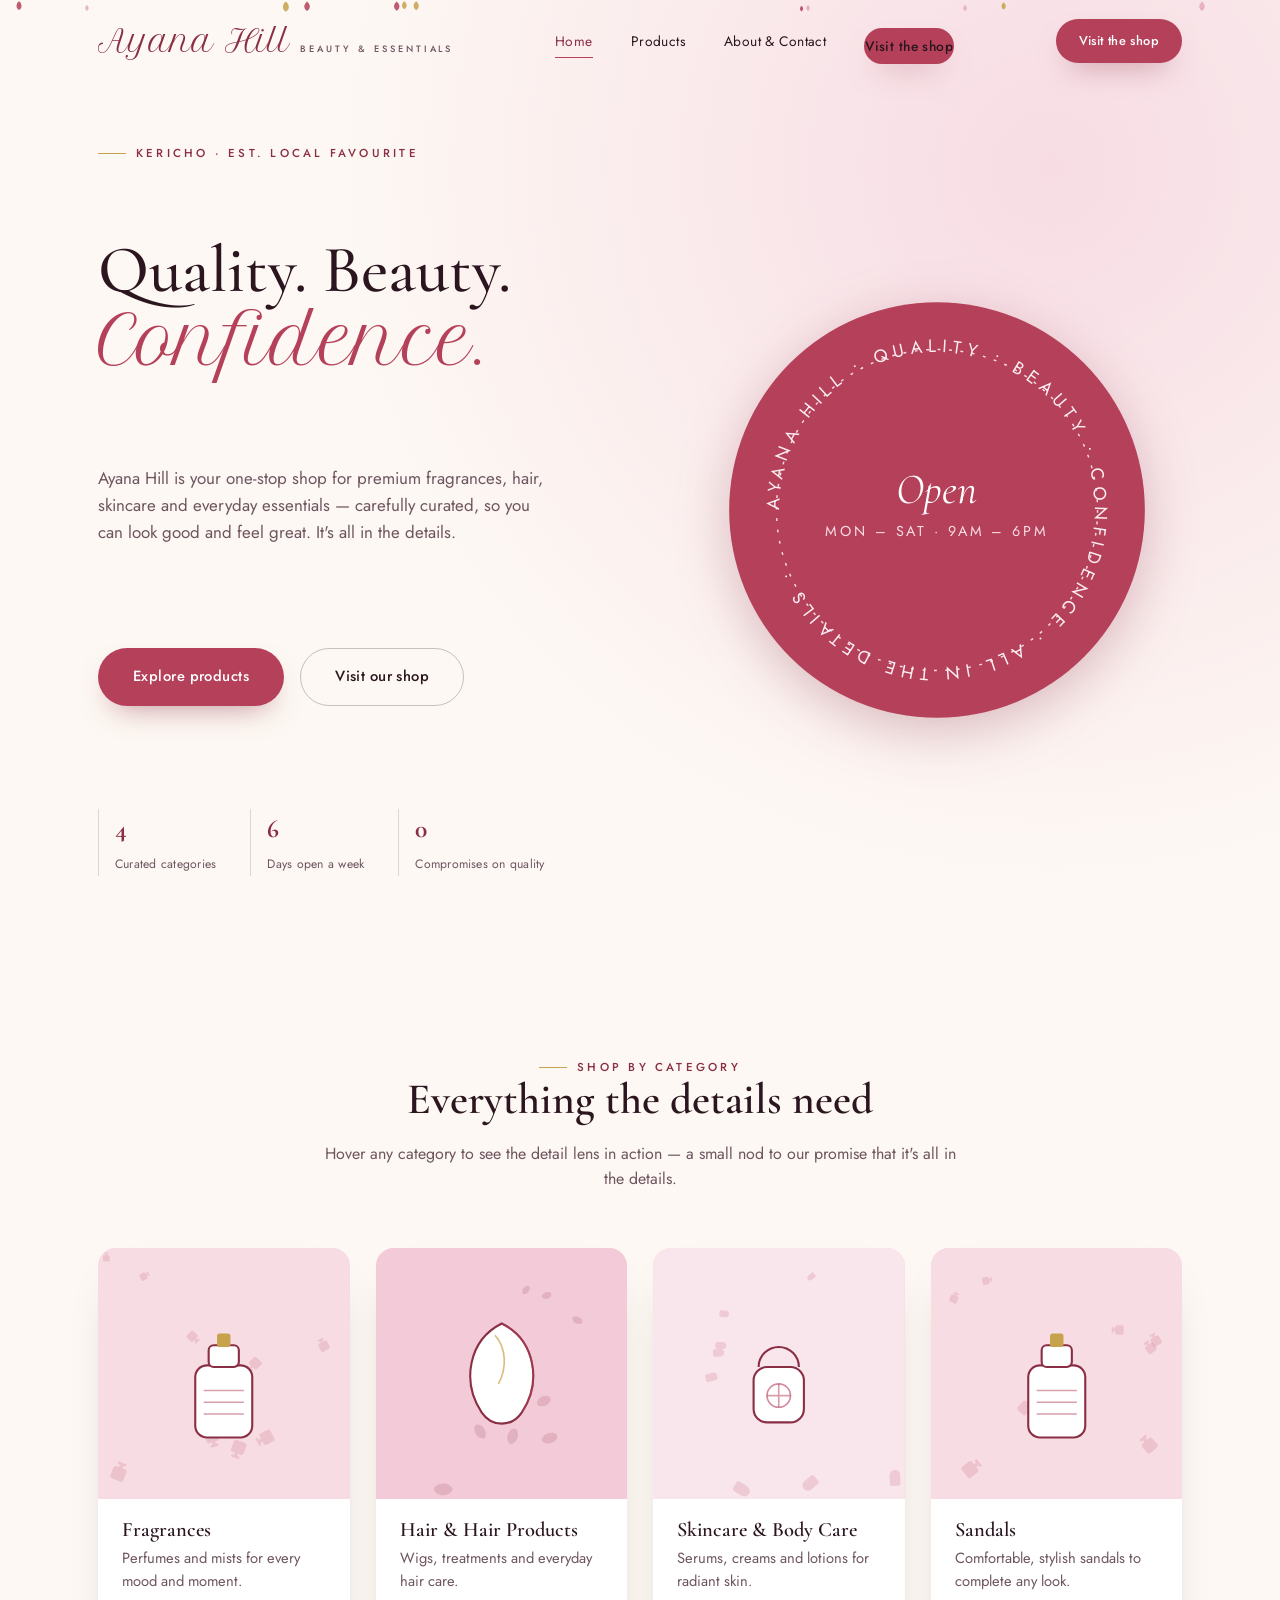
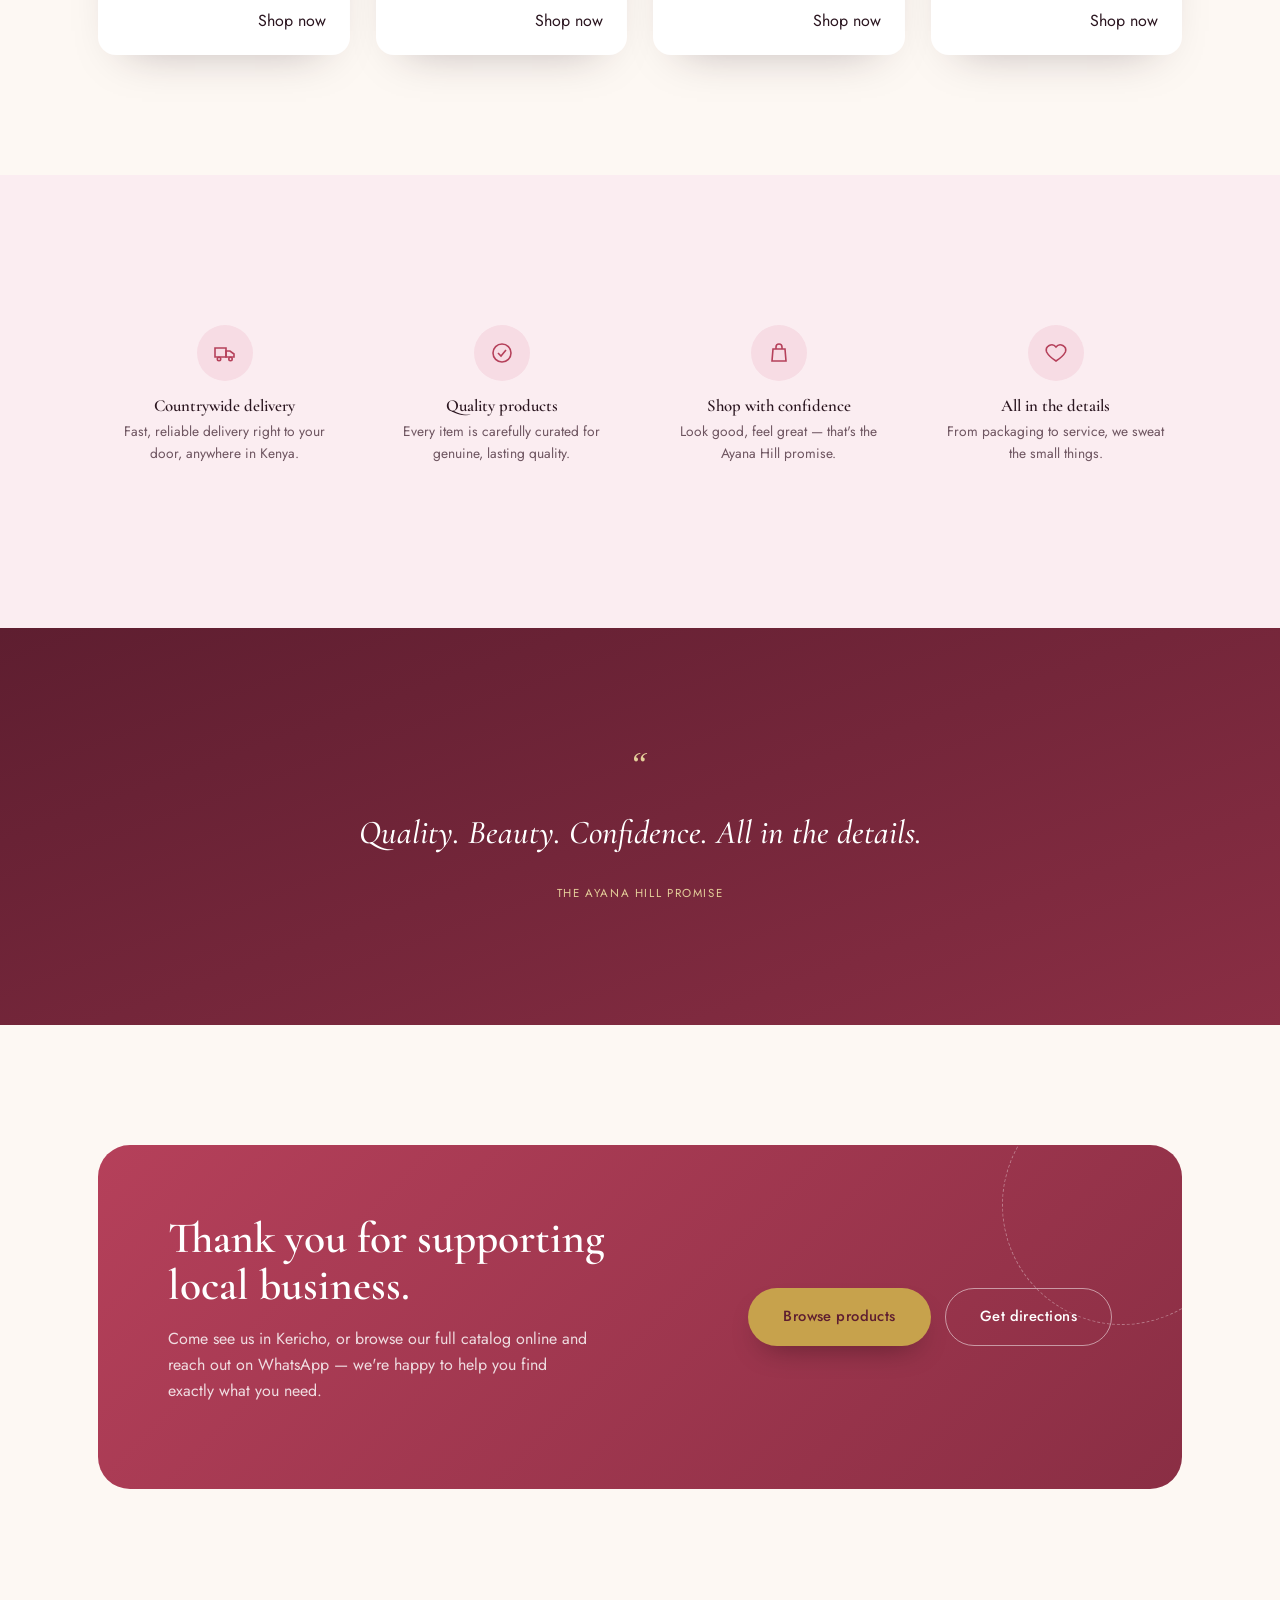
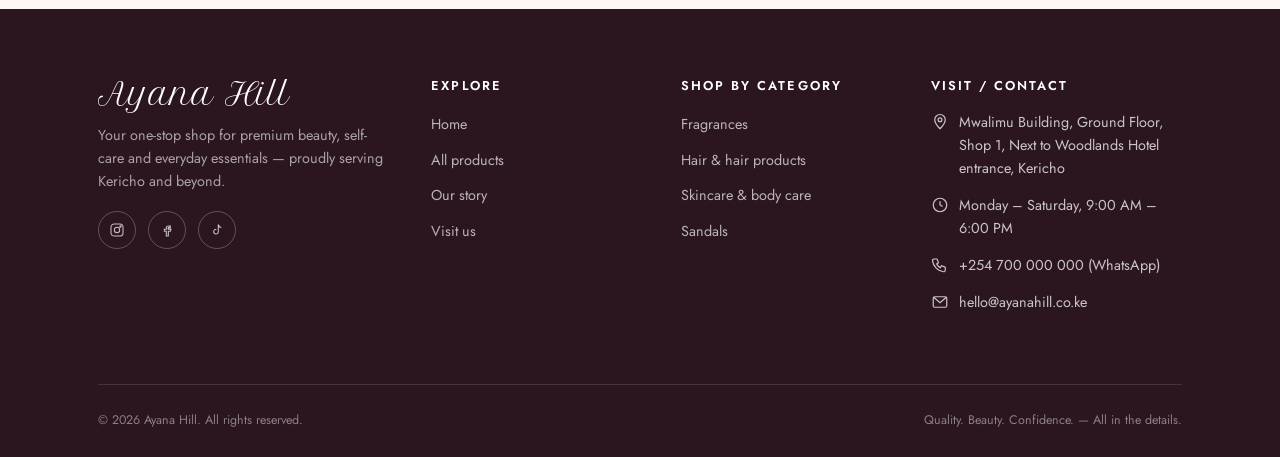
<file: index.html>
<!DOCTYPE html>
<html lang="en">
<head>
<meta charset="UTF-8">
<meta name="viewport" content="width=device-width, initial-scale=1.0">
<title>Ayana Hill — Premium Beauty &amp; Everyday Essentials, Kericho</title>
<meta name="description" content="Ayana Hill is Kericho's one-stop shop for premium fragrances, hair products, skincare, body care and sandals. Quality. Beauty. Confidence.">
<link rel="preconnect" href="https://fonts.googleapis.com">
<link rel="preconnect" href="https://fonts.gstatic.com" crossorigin>
<link href="https://fonts.googleapis.com/css2?family=Cormorant+Garamond:ital,wght@0,500;0,600;1,500&family=Petit+Formal+Script&family=Jost:wght@300;400;500;600&display=swap" rel="stylesheet">
<link rel="stylesheet" href="css/style.css">
</head>
<body data-page="home">

<header class="site-header" id="site-header"></header>

<main>
  <!-- ============ HERO ============ -->
  <section class="hero">
    <div class="hero-blossom" id="petalField" aria-hidden="true"></div>
    <div class="container">
      <div class="hero-visual" aria-hidden="true">
        <svg class="hero-badge" viewBox="0 0 300 300">
          <defs>
            <path id="badgeCircle" d="M 150,150 m -110,0 a 110,110 0 1,1 220,0 a 110,110 0 1,1 -220,0" />
          </defs>
          <circle cx="150" cy="150" r="145" fill="#B5405A"/>
          <circle cx="150" cy="150" r="112" fill="none" stroke="#F7DCE4" stroke-width="1" stroke-dasharray="2 6"/>
          <text font-family="Jost, sans-serif" font-size="12.5" letter-spacing="4" fill="#FBEDF1">
            <textPath href="#badgeCircle" startOffset="0%">
              AYANA HILL &#8226; QUALITY &#8226; BEAUTY &#8226; CONFIDENCE &#8226; ALL IN THE DETAILS &#8226;
            </textPath>
          </text>
          <text x="150" y="145" text-anchor="middle" font-family="Cormorant Garamond, serif" font-style="italic" font-size="30" fill="#fff">Open</text>
          <text x="150" y="168" text-anchor="middle" font-family="Jost, sans-serif" font-size="10" letter-spacing="2" fill="#F7DCE4">MON – SAT · 9AM – 6PM</text>
        </svg>
      </div>
      <div class="hero-copy">
        <span class="eyebrow">Kericho · Est. local favourite</span>
        <h1>Quality. Beauty.<br><span class="script">Confidence.</span></h1>
        <p class="lede">Ayana Hill is your one-stop shop for premium fragrances, hair, skincare and everyday essentials — carefully curated, so you can look good and feel great. It's all in the details.</p>
        <div class="hero-actions">
          <a href="/products" class="btn">Explore products</a>
          <a href="/about#visit" class="btn ghost">Visit our shop</a>
        </div>
        <div class="hero-stats">
          <div><strong>4</strong><span>Curated categories</span></div>
          <div><strong>6</strong><span>Days open a week</span></div>
          <div><strong>0</strong><span>Compromises on quality</span></div>
        </div>
      </div>
    </div>
  </section>

  <!-- ============ CATEGORIES ============ -->
  <section class="section" id="categories">
    <div class="container">
      <div class="section-head center reveal">
        <span class="eyebrow" style="justify-content:center;">Shop by category</span>
        <h2>Everything the details need</h2>
        <p>Hover any category to see the detail lens in action — a small nod to our promise that it's all in the details.</p>
      </div>
      <div class="grid-4">
        <a href="/products#fragrances" class="detail-card reveal" style="text-decoration:none;">
          <div class="magnify cat-art" data-category="fragrances"></div>
          <div class="card-body"><h3>Fragrances</h3><p>Perfumes and mists for every mood and moment.</p></div>
          <div class="card-cta"><span></span><span>Shop now</span></div>
        </a>
        <a href="/products#hair" class="detail-card reveal" style="text-decoration:none;">
          <div class="magnify cat-art" data-category="hair"></div>
          <div class="card-body"><h3>Hair &amp; Hair Products</h3><p>Wigs, treatments and everyday hair care.</p></div>
          <div class="card-cta"><span></span><span>Shop now</span></div>
        </a>
        <a href="/products#skincare" class="detail-card reveal" style="text-decoration:none;">
          <div class="magnify cat-art" data-category="skincare"></div>
          <div class="card-body"><h3>Skincare &amp; Body Care</h3><p>Serums, creams and lotions for radiant skin.</p></div>
          <div class="card-cta"><span></span><span>Shop now</span></div>
        </a>
        <a href="/products#sandals" class="detail-card reveal" style="text-decoration:none;">
          <div class="magnify cat-art" data-category="sandals"></div>
          <div class="card-body"><h3>Sandals</h3><p>Comfortable, stylish sandals to complete any look.</p></div>
          <div class="card-cta"><span></span><span>Shop now</span></div>
        </a>
      </div>
    </div>
  </section>

  <!-- ============ FEATURES ============ -->
  <section class="section tinted">
    <div class="container">
      <div class="feature-strip">
        <div class="feature reveal">
          <div class="icon" style="color:var(--rose);">
            <svg width="24" height="24" viewBox="0 0 24 24" fill="none" stroke="currentColor" stroke-width="1.6"><path d="M2 7h11v9H2z"/><path d="M13 10h4l4 3v3h-8z"/><circle cx="6" cy="18" r="1.7"/><circle cx="17.5" cy="18" r="1.7"/></svg>
          </div>
          <h4>Countrywide delivery</h4>
          <p>Fast, reliable delivery right to your door, anywhere in Kenya.</p>
        </div>
        <div class="feature reveal">
          <div class="icon" style="color:var(--rose);">
            <svg width="24" height="24" viewBox="0 0 24 24" fill="none" stroke="currentColor" stroke-width="1.6"><circle cx="12" cy="12" r="9"/><path d="m8 12 3 3 5-6"/></svg>
          </div>
          <h4>Quality products</h4>
          <p>Every item is carefully curated for genuine, lasting quality.</p>
        </div>
        <div class="feature reveal">
          <div class="icon" style="color:var(--rose);">
            <svg width="24" height="24" viewBox="0 0 24 24" fill="none" stroke="currentColor" stroke-width="1.6"><path d="M6 8h12l1 12H5z"/><path d="M9 8V6a3 3 0 0 1 6 0v2"/></svg>
          </div>
          <h4>Shop with confidence</h4>
          <p>Look good, feel great — that's the Ayana Hill promise.</p>
        </div>
        <div class="feature reveal">
          <div class="icon" style="color:var(--rose);">
            <svg width="24" height="24" viewBox="0 0 24 24" fill="none" stroke="currentColor" stroke-width="1.6"><path d="M12 20s-7-4.4-9.4-9A5.4 5.4 0 0 1 12 6a5.4 5.4 0 0 1 9.4 5c-2.4 4.6-9.4 9-9.4 9Z"/></svg>
          </div>
          <h4>All in the details</h4>
          <p>From packaging to service, we sweat the small things.</p>
        </div>
      </div>
    </div>
  </section>

  <!-- ============ QUOTE ============ -->
  <section class="section deep">
    <div class="container">
      <div class="quote-block reveal">
        <span class="mark">&ldquo;</span>
        <blockquote>Quality. Beauty. Confidence. All in the details.</blockquote>
        <cite>The Ayana Hill promise</cite>
      </div>
    </div>
  </section>

  <!-- ============ CTA ============ -->
  <section class="section">
    <div class="container">
      <div class="cta-banner reveal">
        <div>
          <h2>Thank you for supporting local business.</h2>
          <p>Come see us in Kericho, or browse our full catalog online and reach out on WhatsApp — we're happy to help you find exactly what you need.</p>
        </div>
        <div style="display:flex;gap:14px;flex-wrap:wrap;position:relative;z-index:1;">
          <a href="/products" class="btn on-dark">Browse products</a>
          <a href="/about#visit" class="btn ghost" style="border-color:rgba(255,255,255,.5);color:#fff;">Get directions</a>
        </div>
      </div>
    </div>
  </section>
</main>

<footer class="site-footer" id="site-footer"></footer>
<button class="back-to-top" id="backToTop" aria-label="Back to top">↑</button>

<script src="js/shared.js"></script>
<script src="js/products-data.js"></script>
<script src="js/placeholder-art.js"></script>
<script>
  document.addEventListener('DOMContentLoaded', () => {
    document.querySelectorAll('.cat-art').forEach((el, i) => {
      el.innerHTML = placeholderArt(el.dataset.category, i);
    });
  });
</script>
<script src="js/main.js"></script>
</body>
</html>
</file>
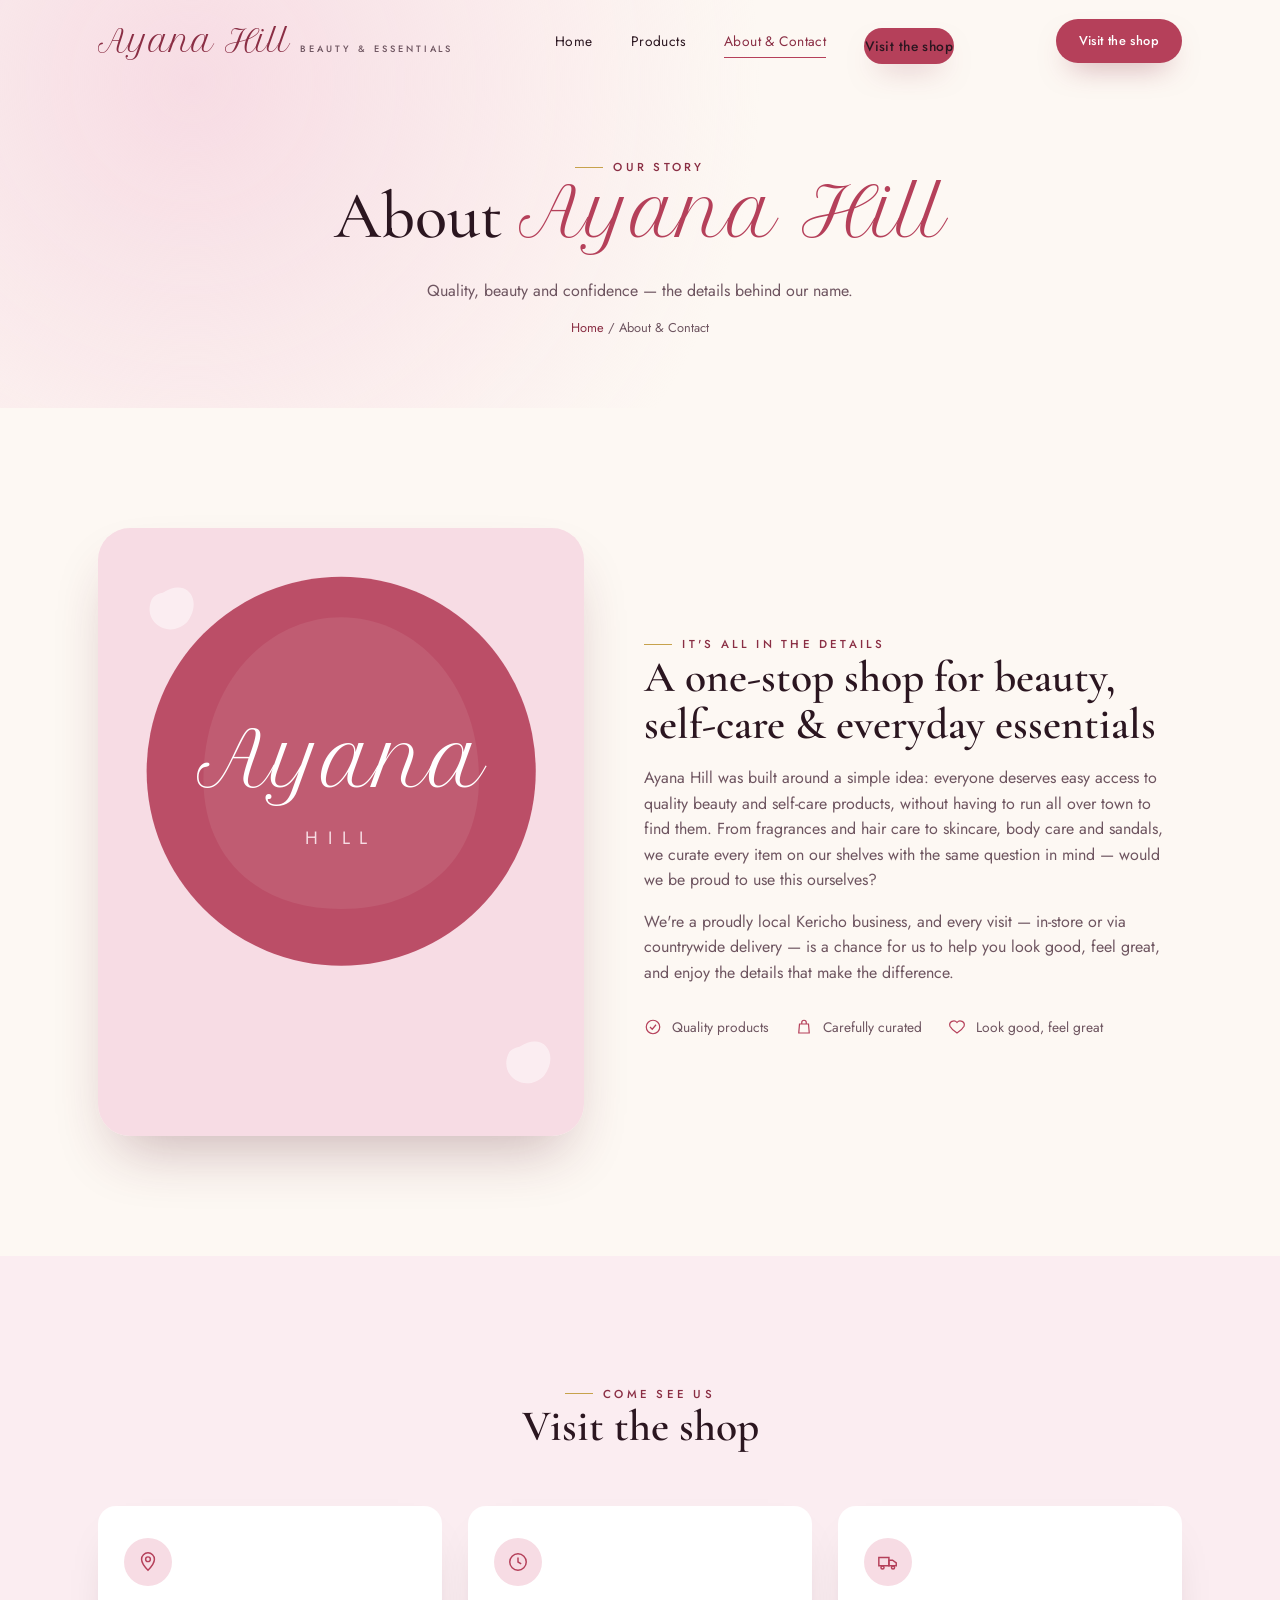
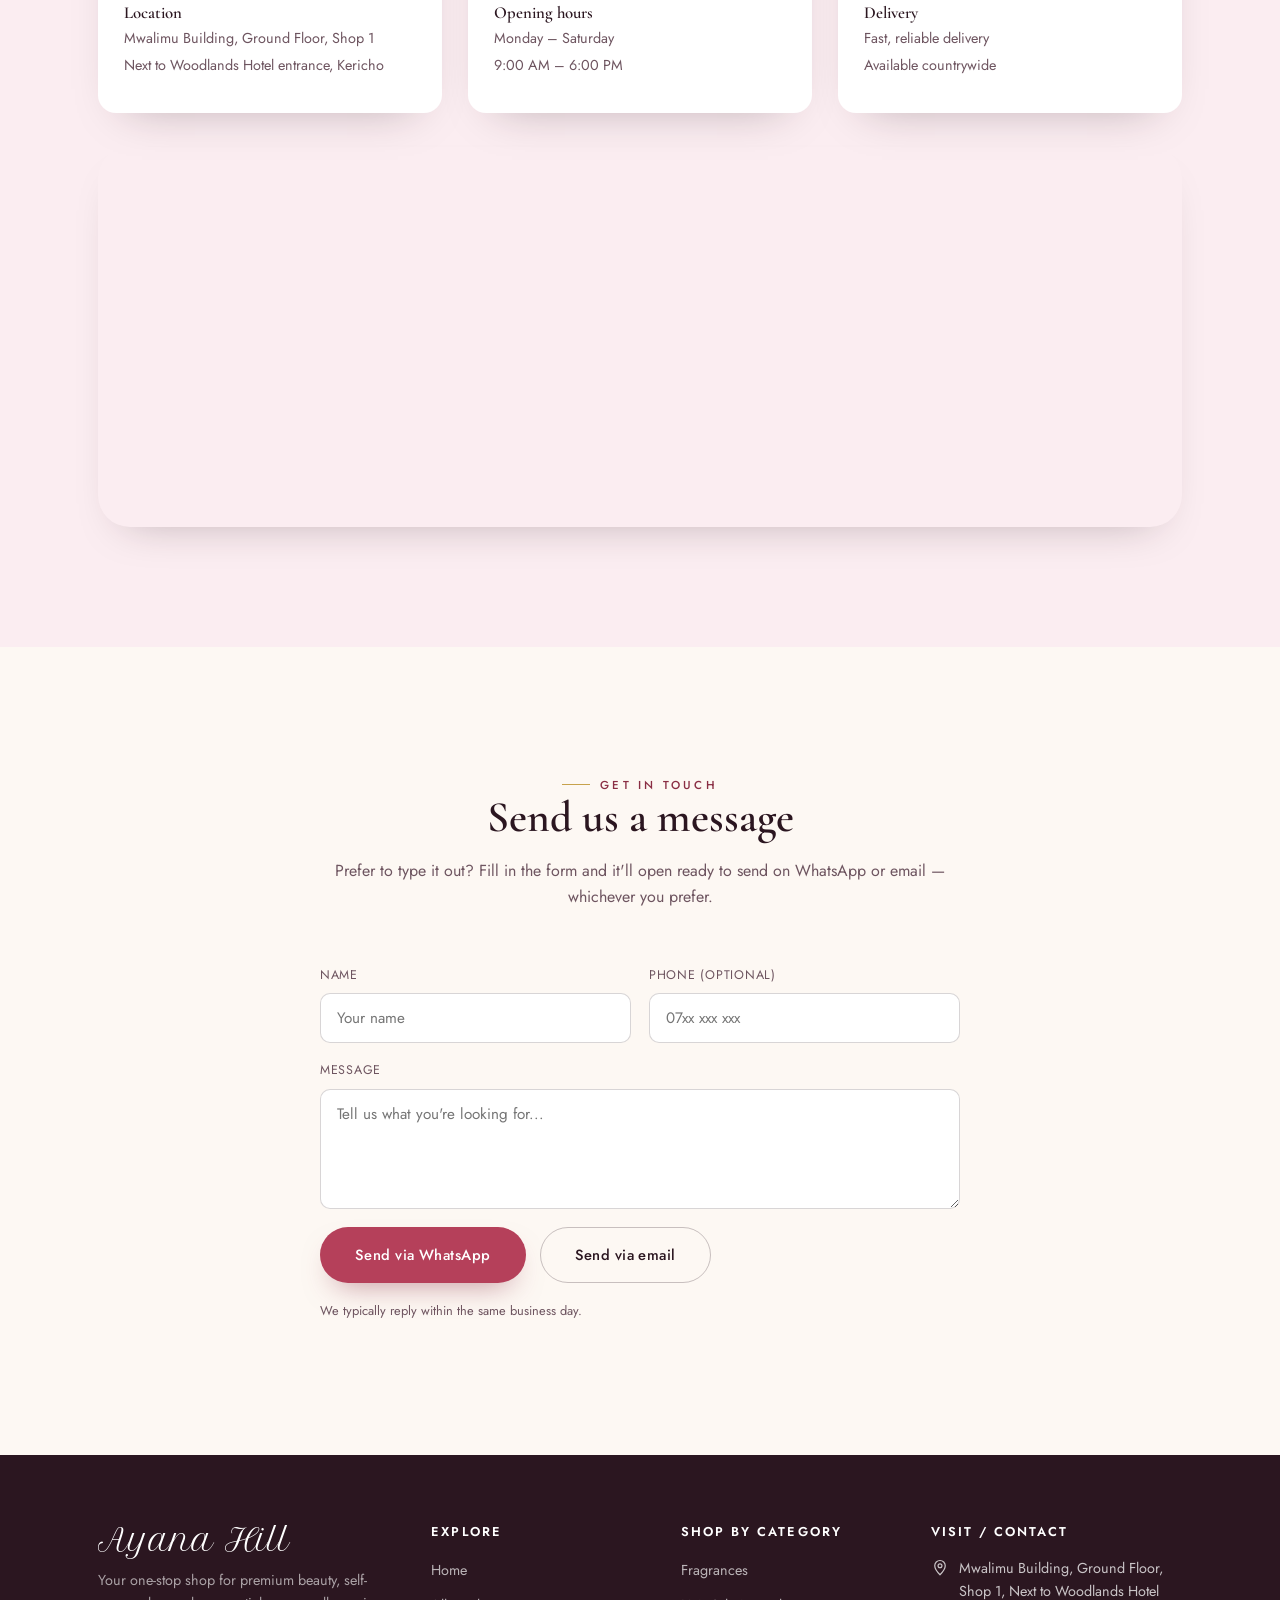
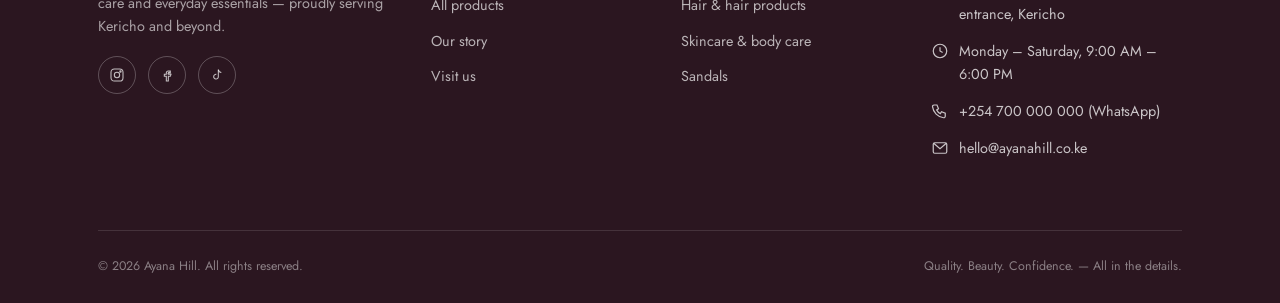
<file: about.html>
<!DOCTYPE html>
<html lang="en">
<head>
<meta charset="UTF-8">
<meta name="viewport" content="width=device-width, initial-scale=1.0">
<title>About &amp; Contact — Ayana Hill</title>
<meta name="description" content="Learn about Ayana Hill and find our shop location, opening hours and contact details in Kericho.">
<link rel="preconnect" href="https://fonts.googleapis.com">
<link rel="preconnect" href="https://fonts.gstatic.com" crossorigin>
<link href="https://fonts.googleapis.com/css2?family=Cormorant+Garamond:ital,wght@0,500;0,600;1,500&family=Petit+Formal+Script&family=Jost:wght@300;400;500;600&display=swap" rel="stylesheet">
<link rel="stylesheet" href="css/style.css">
</head>
<body data-page="about">

<header class="site-header" id="site-header"></header>

<main>
  <section class="page-hero">
    <div class="container">
      <span class="eyebrow">Our story</span>
      <h1>About <span class="script">Ayana Hill</span></h1>
      <p style="max-width:520px;margin:0 auto;">Quality, beauty and confidence — the details behind our name.</p>
      <div class="breadcrumb"><a href="/">Home</a> / About &amp; Contact</div>
    </div>
  </section>

  <!-- ============ STORY ============ -->
  <section class="section">
    <div class="container">
      <div class="story-grid">
        <div class="portrait-frame reveal">
          <svg viewBox="0 0 300 375" width="100%" height="100%" preserveAspectRatio="xMidYMid slice" style="display:block;">
            <rect width="300" height="375" fill="#F7DCE4"/>
            <circle cx="150" cy="150" r="120" fill="#B5405A" opacity=".9"/>
            <path d="M150 235 C 100 235 65 205 65 155 C 65 95 105 55 150 55 C 195 55 235 95 235 155 C 235 205 200 235 150 235 Z" fill="#FDF8F3" opacity=".08"/>
            <text x="150" y="160" text-anchor="middle" font-family="Petit Formal Script, cursive" font-size="46" fill="#fff">Ayana</text>
            <text x="150" y="195" text-anchor="middle" font-family="Jost, sans-serif" font-size="11" letter-spacing="6" fill="#F7DCE4">HILL</text>
            <g opacity=".5" fill="#fff">
              <path d="M40 40 C 55 30 65 45 55 58 C 45 68 30 60 32 48 C 33 42 36 41 40 40Z"/>
              <path d="M260 320 C 275 310 285 325 275 338 C 265 348 250 340 252 328 C 253 322 256 321 260 320Z"/>
            </g>
          </svg>
        </div>
        <div class="reveal">
          <span class="eyebrow">It's all in the details</span>
          <h2>A one-stop shop for beauty, self-care &amp; everyday essentials</h2>
          <p>Ayana Hill was built around a simple idea: everyone deserves easy access to quality beauty and self-care products, without having to run all over town to find them. From fragrances and hair care to skincare, body care and sandals, we curate every item on our shelves with the same question in mind — would we be proud to use this ourselves?</p>
          <p>We're a proudly local Kericho business, and every visit — in-store or via countrywide delivery — is a chance for us to help you look good, feel great, and enjoy the details that make the difference.</p>
          <div class="value-row">
            <div class="value-pill">
              <svg width="18" height="18" viewBox="0 0 24 24" fill="none" stroke="currentColor" stroke-width="1.6"><circle cx="12" cy="12" r="9"/><path d="m8 12 3 3 5-6"/></svg>
              Quality products
            </div>
            <div class="value-pill">
              <svg width="18" height="18" viewBox="0 0 24 24" fill="none" stroke="currentColor" stroke-width="1.6"><path d="M6 8h12l1 12H5z"/><path d="M9 8V6a3 3 0 0 1 6 0v2"/></svg>
              Carefully curated
            </div>
            <div class="value-pill">
              <svg width="18" height="18" viewBox="0 0 24 24" fill="none" stroke="currentColor" stroke-width="1.6"><path d="M12 20s-7-4.4-9.4-9A5.4 5.4 0 0 1 12 6a5.4 5.4 0 0 1 9.4 5c-2.4 4.6-9.4 9-9.4 9Z"/></svg>
              Look good, feel great
            </div>
          </div>
        </div>
      </div>
    </div>
  </section>

  <!-- ============ VISIT / CONTACT INFO ============ -->
  <section class="section tinted" id="visit">
    <div class="container">
      <div class="section-head center reveal">
        <span class="eyebrow" style="justify-content:center;">Come see us</span>
        <h2>Visit the shop</h2>
      </div>
      <div class="info-grid">
        <div class="info-card reveal">
          <div class="icon"><svg width="22" height="22" viewBox="0 0 24 24" fill="none" stroke="var(--rose)" stroke-width="1.6"><path d="M12 21s7-7.1 7-12a7 7 0 1 0-14 0c0 4.9 7 12 7 12Z"/><circle cx="12" cy="9" r="2.6"/></svg></div>
          <h4>Location</h4>
          <p>Mwalimu Building, Ground Floor, Shop 1</p>
          <p>Next to Woodlands Hotel entrance, Kericho</p>
        </div>
        <div class="info-card reveal">
          <div class="icon"><svg width="22" height="22" viewBox="0 0 24 24" fill="none" stroke="var(--rose)" stroke-width="1.6"><circle cx="12" cy="12" r="9"/><path d="M12 7v5l3.5 2"/></svg></div>
          <h4>Opening hours</h4>
          <p>Monday – Saturday</p>
          <p>9:00 AM – 6:00 PM</p>
        </div>
        <div class="info-card reveal">
          <div class="icon"><svg width="22" height="22" viewBox="0 0 24 24" fill="none" stroke="var(--rose)" stroke-width="1.6"><path d="M2 7h11v9H2z"/><path d="M13 10h4l4 3v3h-8z"/><circle cx="6" cy="18" r="1.7"/><circle cx="17.5" cy="18" r="1.7"/></svg></div>
          <h4>Delivery</h4>
          <p>Fast, reliable delivery</p>
          <p>Available countrywide</p>
        </div>
      </div>

      <div style="height:34px;"></div>

      <div class="map-wrap reveal">
        <iframe
          src="https://www.google.com/maps?q=Woodlands%20Hotel%2C%20Kericho%2C%20Kenya&output=embed"
          loading="lazy"
          referrerpolicy="no-referrer-when-downgrade"
          title="Map showing Ayana Hill's location next to Woodlands Hotel, Kericho">
        </iframe>
      </div>
    </div>
  </section>

  <!-- ============ CONTACT FORM ============ -->
  <section class="section">
    <div class="container">
      <div class="section-head center reveal">
        <span class="eyebrow" style="justify-content:center;">Get in touch</span>
        <h2>Send us a message</h2>
        <p style="margin:0 auto;">Prefer to type it out? Fill in the form and it'll open ready to send on WhatsApp or email — whichever you prefer.</p>
      </div>

      <form class="contact-form reveal" id="contactForm" style="max-width:640px;margin:0 auto;">
        <div class="form-row">
          <div class="field">
            <label for="cName">Name</label>
            <input type="text" id="cName" name="name" placeholder="Your name" required>
          </div>
          <div class="field">
            <label for="cPhone">Phone (optional)</label>
            <input type="tel" id="cPhone" name="phone" placeholder="07xx xxx xxx">
          </div>
        </div>
        <div class="field">
          <label for="cMessage">Message</label>
          <textarea id="cMessage" name="message" placeholder="Tell us what you're looking for..." required></textarea>
        </div>
        <div style="display:flex;gap:14px;flex-wrap:wrap;align-items:center;">
          <button type="button" id="sendWhatsapp" class="btn">Send via WhatsApp</button>
          <button type="button" id="sendEmail" class="btn ghost">Send via email</button>
        </div>
        <p class="form-note">We typically reply within the same business day.</p>
      </form>
    </div>
  </section>
</main>

<footer class="site-footer" id="site-footer"></footer>
<button class="back-to-top" id="backToTop" aria-label="Back to top">↑</button>

<script src="js/shared.js"></script>
<script src="js/products-data.js"></script>
<script src="js/placeholder-art.js"></script>
<script src="js/main.js"></script>
<script>
  document.addEventListener('DOMContentLoaded', () => {
    const name = document.getElementById('cName');
    const phone = document.getElementById('cPhone');
    const message = document.getElementById('cMessage');

    const buildMessage = () => {
      const bits = [`Name: ${name.value || '—'}`];
      if(phone.value) bits.push(`Phone: ${phone.value}`);
      bits.push(`Message: ${message.value || '—'}`);
      return bits.join('\n');
    };

    document.getElementById('sendWhatsapp').addEventListener('click', () => {
      if(!name.value || !message.value){ message.focus(); return; }
      window.open(`https://wa.me/${CONTACT.whatsapp}?text=${encodeURIComponent(buildMessage())}`, '_blank');
    });
    document.getElementById('sendEmail').addEventListener('click', () => {
      if(!name.value || !message.value){ message.focus(); return; }
      window.location.href = `mailto:${CONTACT.email}?subject=${encodeURIComponent('Website enquiry from '+name.value)}&body=${encodeURIComponent(buildMessage())}`;
    });
  });
</script>
</body>
</html>
</file>
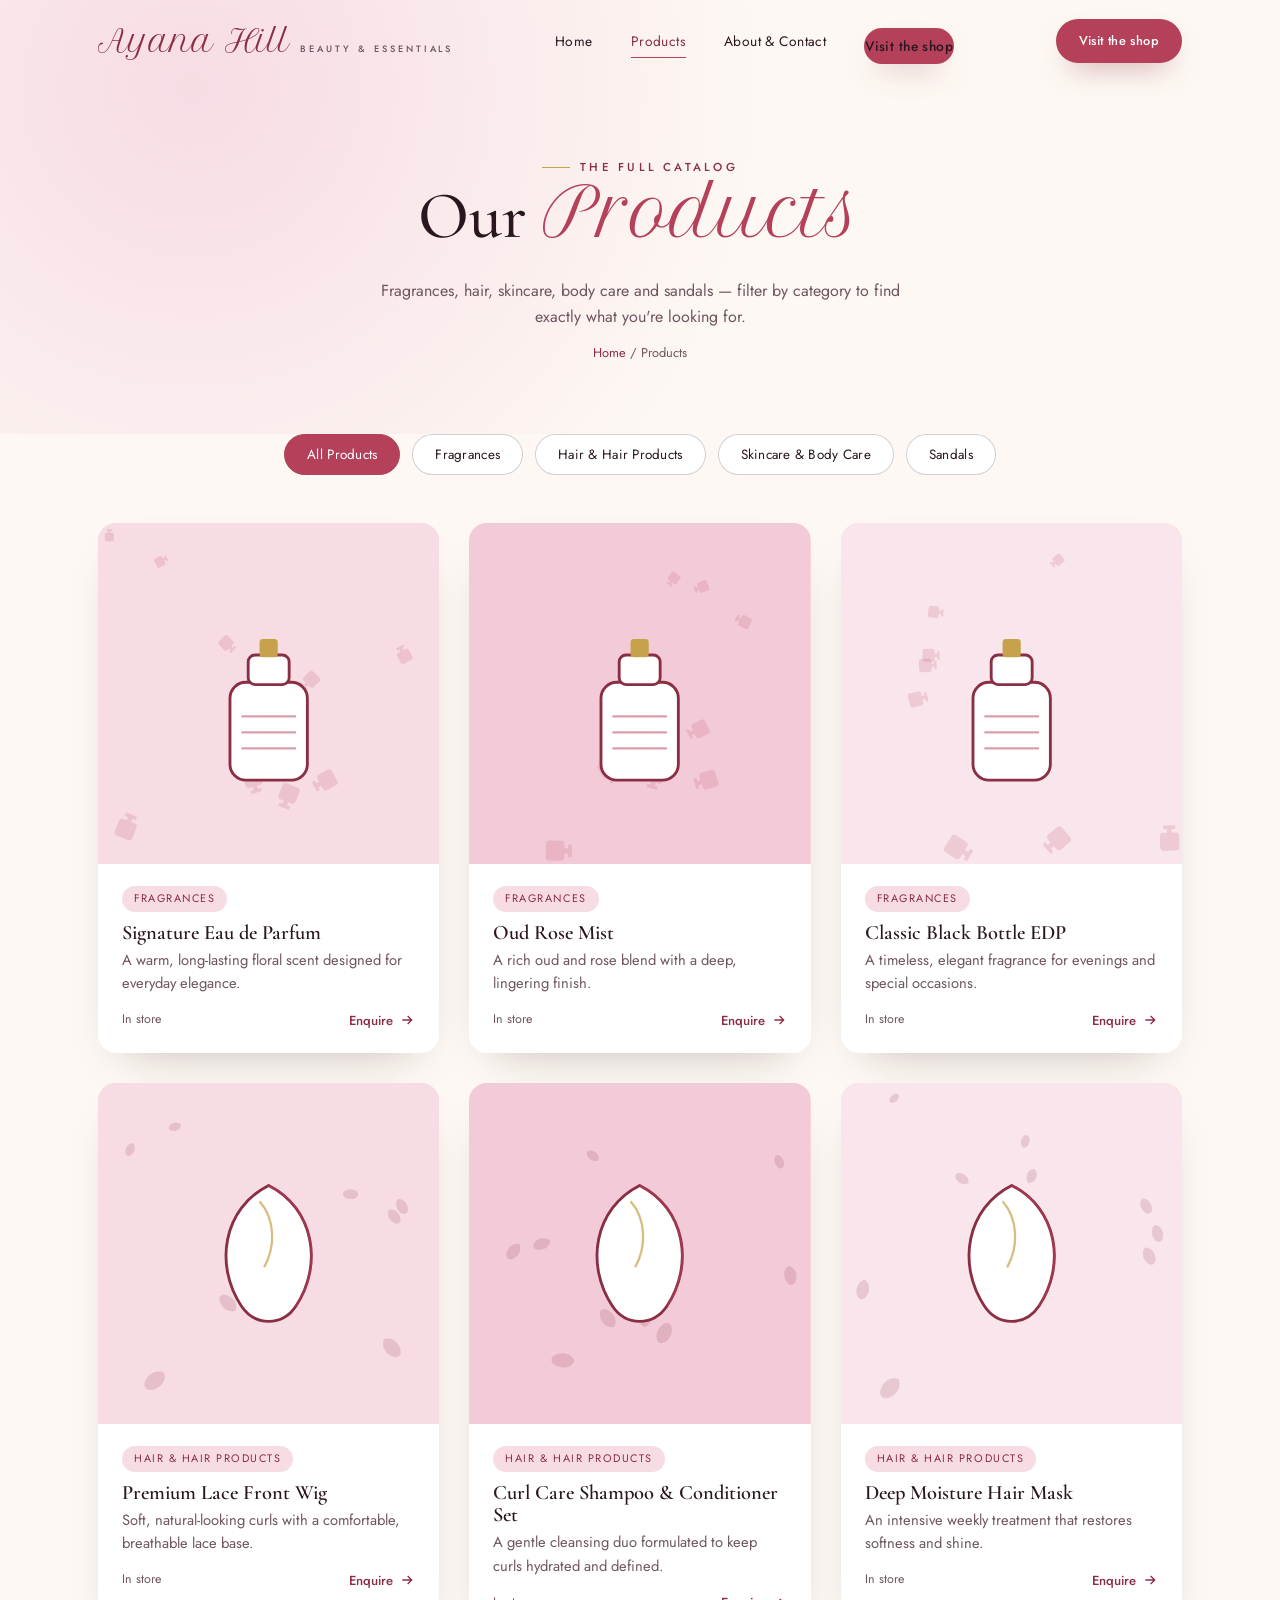
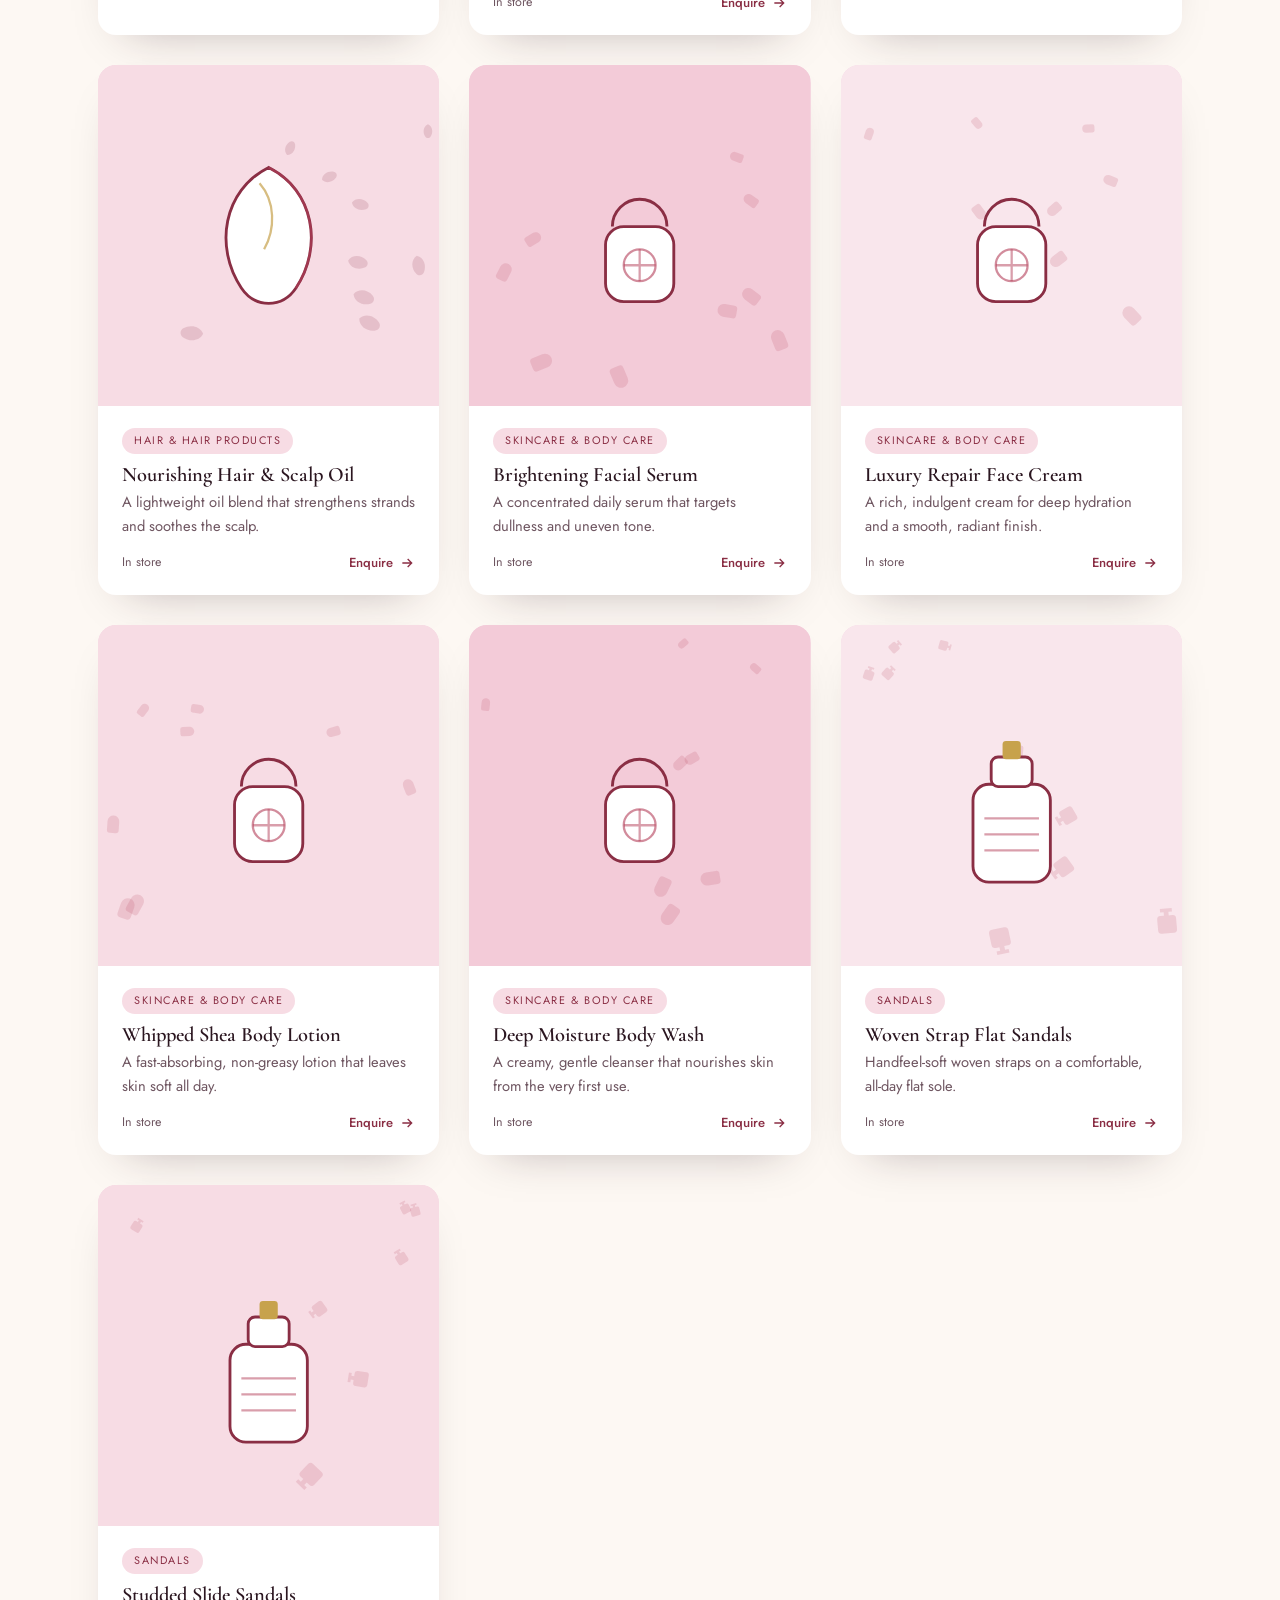
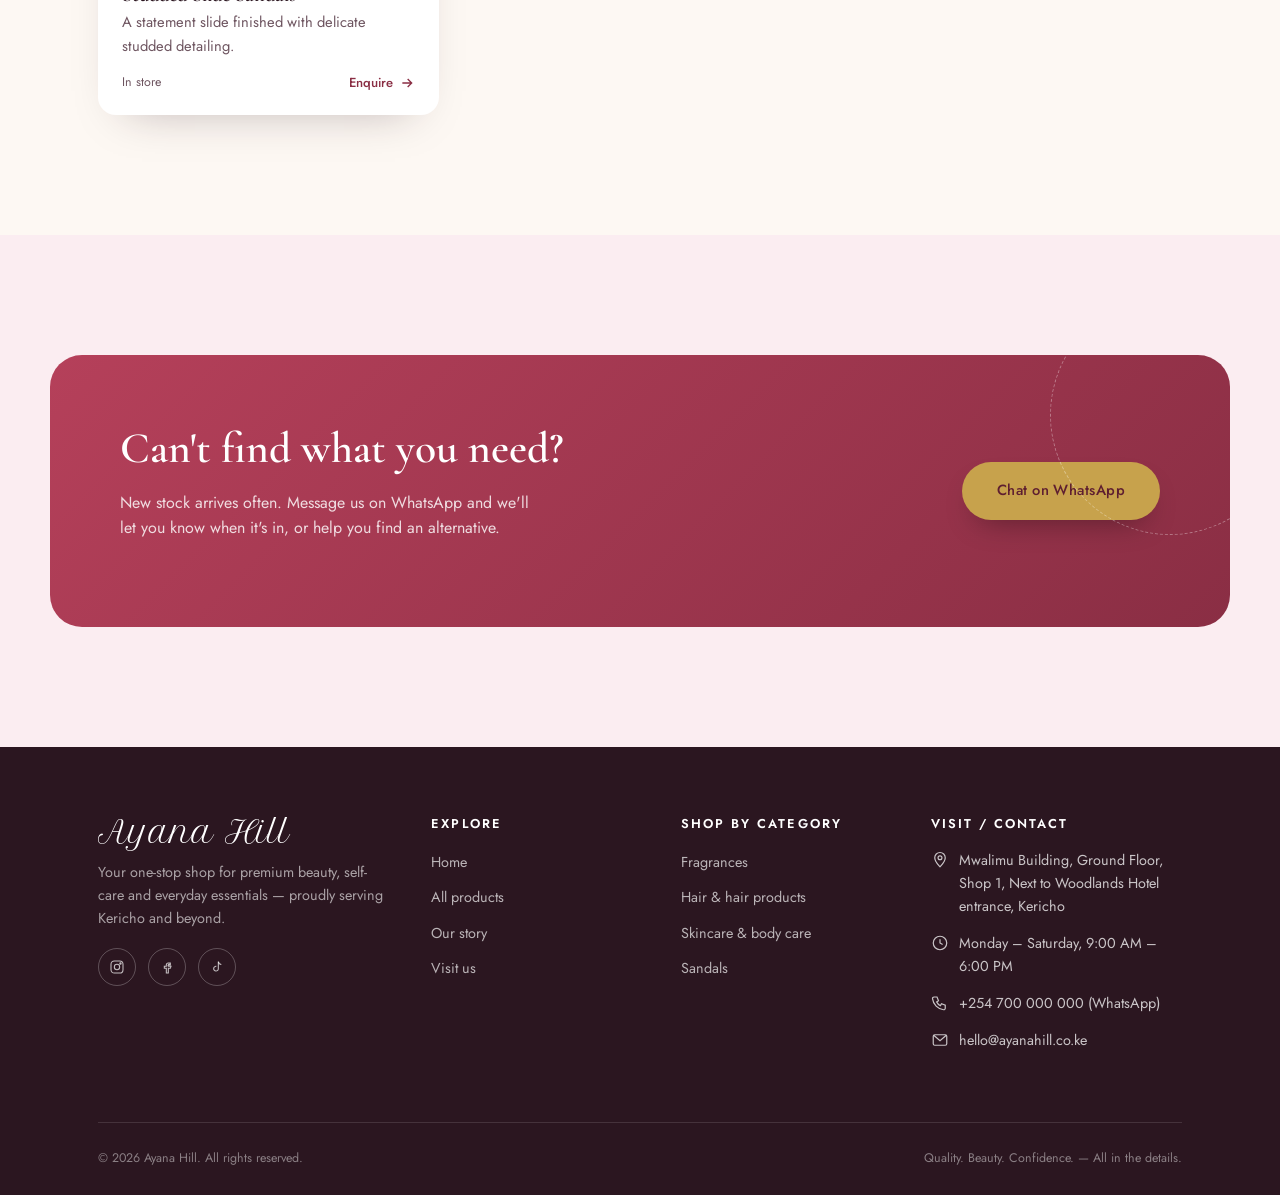
<file: products.html>
<!DOCTYPE html>
<html lang="en">
<head>
<meta charset="UTF-8">
<meta name="viewport" content="width=device-width, initial-scale=1.0">
<title>Products — Ayana Hill</title>
<meta name="description" content="Browse Ayana Hill's curated catalog of fragrances, hair products, skincare, body care and sandals.">
<link rel="preconnect" href="https://fonts.googleapis.com">
<link rel="preconnect" href="https://fonts.gstatic.com" crossorigin>
<link href="https://fonts.googleapis.com/css2?family=Cormorant+Garamond:ital,wght@0,500;0,600;1,500&family=Petit+Formal+Script&family=Jost:wght@300;400;500;600&display=swap" rel="stylesheet">
<link rel="stylesheet" href="css/style.css">
</head>
<body data-page="products">

<header class="site-header" id="site-header"></header>

<main>
  <section class="page-hero">
    <div class="container">
      <span class="eyebrow">The full catalog</span>
      <h1>Our <span class="script">Products</span></h1>
      <p style="max-width:520px;margin:0 auto;">Fragrances, hair, skincare, body care and sandals — filter by category to find exactly what you're looking for.</p>
      <div class="breadcrumb"><a href="/">Home</a> / Products</div>
    </div>
  </section>

  <section class="section" style="padding-top:0;">
    <div class="container">
      <div class="filter-row" id="filterRow"></div>
      <div class="product-grid" id="productGrid"></div>
    </div>
  </section>

  <section class="section tinted">
    <div class="container cta-banner" style="background:linear-gradient(135deg,var(--rose),var(--rose-dark));">
      <div>
        <h2>Can't find what you need?</h2>
        <p>New stock arrives often. Message us on WhatsApp and we'll let you know when it's in, or help you find an alternative.</p>
      </div>
      <a href="#" id="waCta" class="btn on-dark" target="_blank" rel="noopener">Chat on WhatsApp</a>
    </div>
  </section>
</main>

<footer class="site-footer" id="site-footer"></footer>
<button class="back-to-top" id="backToTop" aria-label="Back to top">↑</button>

<script src="js/shared.js"></script>
<script src="js/products-data.js"></script>
<script src="js/placeholder-art.js"></script>
<script src="js/products.js"></script>
<script src="js/main.js"></script>
<script>
  document.addEventListener('DOMContentLoaded', () => {
    const cta = document.getElementById('waCta');
    if(cta) cta.href = `https://wa.me/${CONTACT.whatsapp}?text=${encodeURIComponent("Hi! I'm looking for a product I couldn't find on your site.")}`;
  });
</script>
</body>
</html>
</file>
<file: css/style.css>
/* =========================================================
   AYANA HILL — "It's all in the details"
   Design tokens
   ========================================================= */
:root{
  --rose:        #B5405A;
  --rose-dark:   #8A2E44;
  --rose-deep:   #5E1E30;
  --blush:       #F7DCE4;
  --blush-soft:  #FBEDF1;
  --cream:       #FDF8F3;
  --ink:         #2B1620;
  --ink-soft:    #6E5560;
  --gold:        #C7A24C;
  --gold-soft:   #E4CE9A;
  --white:       #FFFFFF;

  --radius-sm: 10px;
  --radius-md: 18px;
  --radius-lg: 32px;
  --radius-full: 999px;

  --shadow-soft: 0 20px 45px -28px rgba(43,22,32,0.35);
  --shadow-lift: 0 30px 60px -20px rgba(94,30,48,0.32);

  --ease: cubic-bezier(.22,.68,0,1);

  --font-display: 'Cormorant Garamond', serif;
  --font-script: 'Petit Formal Script', cursive;
  --font-body: 'Jost', sans-serif;
}

@media (prefers-reduced-motion: reduce){
  *{ animation-duration: 0.001ms !important; animation-iteration-count: 1 !important; transition-duration: 0.001ms !important; scroll-behavior: auto !important; }
}

*,*::before,*::after{ box-sizing: border-box; }
html{ scroll-behavior: smooth; }
body{
  margin:0;
  background: var(--cream);
  color: var(--ink);
  font-family: var(--font-body);
  font-size: 16px;
  line-height: 1.6;
  -webkit-font-smoothing: antialiased;
  overflow-x: hidden;
}
img{ max-width:100%; display:block; }
a{ color:inherit; text-decoration:none; }
ul{ list-style:none; margin:0; padding:0; }
button{ font-family:inherit; cursor:pointer; }
section{ position:relative; }

.container{
  width:100%;
  max-width: 1180px;
  margin: 0 auto;
  padding: 0 clamp(20px, 5vw, 48px);
}
@media (min-width: 1440px){
  .container{ max-width: 1320px; }
}
@media (min-width: 1920px){
  .container{ max-width: 1520px; }
  body{ font-size: 17px; }
}

.eyebrow{
  font-family: var(--font-body);
  text-transform: uppercase;
  letter-spacing: .28em;
  font-size: .72rem;
  color: var(--rose-dark);
  font-weight: 500;
  display:inline-flex;
  align-items:center;
  gap:10px;
}
.eyebrow::before{
  content:"";
  width:28px; height:1px;
  background: var(--gold);
  display:inline-block;
}

h1,h2,h3,h4{
  font-family: var(--font-display);
  color: var(--ink);
  font-weight: 600;
  line-height: 1.08;
  margin: 0 0 .4em;
}
h1{ font-size: clamp(2.6rem, 5.2vw, 4.6rem); font-weight: 500; }
h2{ font-size: clamp(2rem, 3.4vw, 2.9rem); }
h3{ font-size: 1.5rem; }
p{ margin:0 0 1em; color: var(--ink-soft); }
.script{ font-family: var(--font-script); font-weight: 400; color: var(--rose); }

/* -------------------- Buttons -------------------- */
.btn{
  --btn-bg: var(--rose);
  --btn-fg: var(--white);
  position:relative;
  display:inline-flex;
  align-items:center;
  justify-content:center;
  gap:10px;
  padding: 16px 34px;
  border-radius: var(--radius-full);
  border: 1px solid transparent;
  background: var(--btn-bg);
  color: var(--btn-fg);
  font-size: .92rem;
  letter-spacing:.03em;
  font-weight:500;
  overflow:hidden;
  isolation:isolate;
  transition: transform .45s var(--ease), box-shadow .45s var(--ease), color .3s ease;
  box-shadow: 0 14px 30px -14px rgba(138,46,68,.55);
}
.btn::before{
  content:"";
  position:absolute; inset:0;
  background: var(--rose-dark);
  transform: translateX(-101%);
  transition: transform .5s var(--ease);
  z-index:-1;
}
.btn:hover::before{ transform: translateX(0); }
.btn:hover{ transform: translateY(-3px); box-shadow: 0 20px 40px -16px rgba(138,46,68,.6); }
.btn:active{ transform: translateY(-1px) scale(.98); }
.btn:focus-visible{ outline: 2px solid var(--gold); outline-offset:3px; }

.btn.ghost{
  --btn-bg: transparent;
  --btn-fg: var(--ink);
  border-color: rgba(43,22,32,.25);
  box-shadow:none;
}
.btn.ghost::before{ background: var(--ink); }
.btn.ghost:hover{ --btn-fg:#fff; box-shadow:none; }

.btn.on-dark{
  --btn-bg: var(--gold);
  --btn-fg: var(--rose-deep);
  box-shadow: 0 14px 30px -14px rgba(0,0,0,.4);
}
.btn.on-dark::before{ background:#fff; }
.btn.on-dark:hover{ --btn-fg: var(--rose-deep); }

.btn-sm{ padding:11px 22px; font-size:.8rem; }

/* -------------------- Nav -------------------- */
.site-header{
  position: fixed; top:0; left:0; right:0; z-index: 500;
  padding: 18px 0;
  background: rgba(253,248,243,0);
  transition: background .4s ease, box-shadow .4s ease, padding .4s ease;
}
.site-header.scrolled{
  background: rgba(253,248,243,.92);
  backdrop-filter: blur(10px);
  box-shadow: 0 8px 30px -18px rgba(43,22,32,.4);
  padding: 10px 0;
}
.site-header .container{
  display:flex; align-items:center; justify-content:space-between;
}
.brand{
  display:flex; align-items:baseline; gap:10px;
  font-family: var(--font-script);
  font-size: 1.9rem;
  color: var(--rose-dark);
  line-height:1;
}
.brand small{
  font-family: var(--font-body);
  font-size:.58rem;
  letter-spacing:.32em;
  text-transform:uppercase;
  color: var(--ink-soft);
  font-weight:500;
}
.nav-links{
  display:flex; align-items:center; gap:38px;
}
@media (max-width: 1150px) and (min-width: 881px){
  .nav-links{ gap:22px; }
  .brand{ font-size:1.6rem; }
}
.nav-links a{
  position:relative;
  font-size:.86rem;
  letter-spacing:.03em;
  color: var(--ink);
  padding: 6px 0;
}
.nav-links a::after{
  content:"";
  position:absolute; left:0; bottom:0;
  height:1px; width:0%;
  background: var(--rose);
  transition: width .35s var(--ease);
}
.nav-links a:hover::after, .nav-links a.active::after{ width:100%; }
.nav-links a.active{ color: var(--rose-dark); }
.nav-cta{ display:flex; align-items:center; gap:18px; }

.nav-toggle{
  display:none;
  width:44px; height:44px;
  border-radius:50%;
  border:1px solid rgba(43,22,32,.18);
  background: var(--white);
  align-items:center; justify-content:center;
  flex-direction:column; gap:5px;
}
.nav-toggle span{
  width:18px; height:1.5px; background: var(--ink); display:block;
  transition: transform .3s ease, opacity .3s ease;
}
.nav-toggle.open span:nth-child(1){ transform: translateY(6.5px) rotate(45deg); }
.nav-toggle.open span:nth-child(2){ opacity:0; }
.nav-toggle.open span:nth-child(3){ transform: translateY(-6.5px) rotate(-45deg); }

@media (max-width: 880px){
  .nav-links{
    position:fixed; inset: 0 0 0 auto;
    width: min(78vw, 340px);
    height:100vh;
    background: var(--cream);
    flex-direction:column;
    align-items:flex-start;
    justify-content:center;
    gap:28px;
    padding: 40px;
    box-shadow: -20px 0 50px -20px rgba(43,22,32,.3);
    transform: translateX(100%);
    transition: transform .5s var(--ease);
    z-index: 400;
  }
  .nav-links.open{ transform: translateX(0); }
  .nav-links a{ font-size:1.2rem; }
  .nav-cta .btn:not(.mobile-only){ display:none; }
  .nav-toggle{ display:flex; z-index:410; }
}
.nav-backdrop{
  position:fixed; inset:0; background: rgba(43,22,32,.35);
  opacity:0; pointer-events:none; transition:opacity .4s ease; z-index:390;
}
.nav-backdrop.open{ opacity:1; pointer-events:auto; }

/* -------------------- Hero -------------------- */
.hero{
  min-height: 100vh;
  display:flex; align-items:center;
  padding-top: clamp(110px, 16vh, 150px); padding-bottom: clamp(40px, 6vh, 70px);
  background:
    radial-gradient(circle at 82% 18%, var(--blush) 0%, transparent 55%),
    linear-gradient(180deg, var(--cream), var(--cream));
  overflow:hidden;
}

/* hero-copy is a pass-through wrapper: display:contents lets its children
   (eyebrow, heading, lede, actions, stats) join the parent grid directly,
   so we can place the wheel between any two of them per breakpoint without
   touching the DOM or duplicating markup. */
.hero-copy{ display:contents; }

.hero .container{
  display:grid;
  grid-template-columns: 1.05fr .95fr;
  gap: clamp(28px, 4vw, 60px);
  align-items:center;
  grid-template-areas:
    "eyebrow visual"
    "heading visual"
    "lede    visual"
    "actions visual"
    "stats   visual";
}
.hero-copy > .eyebrow{ grid-area: eyebrow; }
.hero-copy > h1{ grid-area: heading; margin: .3em 0 .5em; }
.hero-copy > h1 em{ font-style:normal; }
.hero-copy > .lede{ grid-area: lede; max-width: 460px; font-size:1.06rem; }
.hero-actions{ grid-area: actions; display:flex; gap:16px; margin-top: 34px; flex-wrap:wrap; }
.hero-stats{ grid-area: stats; display:flex; gap:clamp(20px,4vw,34px); margin-top:52px; flex-wrap:wrap; }
.hero-stats div{ border-left:1px solid rgba(43,22,32,.15); padding-left:16px; }
.hero-stats strong{ display:block; font-family:var(--font-display); font-size:1.6rem; color:var(--rose-dark); }
.hero-stats span{ font-size:.76rem; color:var(--ink-soft); letter-spacing:.02em; }

/* The one wheel — sized fluidly with clamp() so it scales cleanly from the
   smallest phone up through desktop and never needs a second, different design. */
.hero-visual{
  grid-area: visual;
  display:flex; align-items:center; justify-content:center;
  padding: 6px 0;
}
.hero-badge{
  width: clamp(170px, 50vw, 430px);
  height: clamp(170px, 50vw, 430px);
  animation: spin 34s linear infinite;
  filter: drop-shadow(0 14px 26px rgba(138,46,68,.28));
}

/* Tablets and phones: single column, wheel brought back in — small,
   self-contained, and given its own centered grid slot between the
   description and the call-to-action buttons so it never crowds or
   sits behind the text. */
@media (max-width: 900px){
  .hero{ min-height:auto; text-align:center; }
  .hero .container{
    grid-template-columns: 1fr;
    justify-items:center;
    grid-template-areas:
      "eyebrow"
      "heading"
      "lede"
      "actions"
      "stats";
  }
  .hero-copy > .lede{ margin-left:auto; margin-right:auto; }
  .hero-actions, .hero-stats{ justify-content:center; }
  .hero-stats{ margin-top:30px; }
  .hero-visual{ display:none; }
}
@media (max-width: 420px){
  .hero-stats{ gap:18px; }
  .hero-stats div{ padding-left:12px; }
}

/* Phone turned sideways: width can jump past the 900px breakpoint (large
   phones are ~900-930px wide in landscape) while height drops to ~350-430px.
   Height is the real constraint here, not width, so key off max-height
   directly — this catches phone landscape regardless of exact width and
   leaves tablets/desktops (which stay tall even in landscape) untouched. */
@media (orientation: landscape) and (max-height: 560px){
  .hero{
    min-height: auto;
    padding-top: clamp(56px, 12vh, 90px);
    padding-bottom: clamp(16px, 4vh, 28px);
  }
  .hero-visual{ margin: 4px 0; }
  .hero-badge{
    width: clamp(100px, 24vh, 190px);
    height: clamp(100px, 24vh, 190px);
  }
  .hero-actions{ margin-top: 14px; }
  .hero-stats{ margin-top: 16px; }
}
@keyframes spin{ to{ transform: rotate(360deg); } }

.hero-blossom{ position:absolute; inset:0; }
.petal{
  position:absolute; opacity:.85;
  animation: fall linear infinite;
}
@keyframes fall{
  from{ transform: translateY(-40px) rotate(0deg); opacity:0; }
  10%{ opacity:.9; }
  to{ transform: translateY(560px) rotate(340deg); opacity:0; }
}

/* Tap/click petal burst — a small on-brand reward triggered from wherever
   the person interacts with the page. Purely decorative, ignores clicks. */
.tap-petal{
  position:fixed;
  pointer-events:none;
  z-index:9999;
  transform: translate(-50%,-50%);
  animation: tap-fall ease-out forwards;
  will-change: transform, opacity;
}
@keyframes tap-fall{
  0%{ transform: translate(-50%,-50%) translate(0,0) rotate(0deg); opacity:1; }
  100%{ transform: translate(-50%,-50%) translate(var(--dx), var(--dy)) rotate(var(--rot)); opacity:0; }
}

/* Button ripple — soft tactile feedback on tap/click */
.btn-ripple{
  position:absolute;
  border-radius:50%;
  background: rgba(255,255,255,.4);
  pointer-events:none;
  transform: scale(0);
  animation: ripple-out .7s ease-out forwards;
  z-index:0;
}
.btn.ghost .btn-ripple{ background: rgba(43,22,32,.14); }
.btn.on-dark .btn-ripple{ background: rgba(94,30,48,.2); }
@keyframes ripple-out{
  to{ transform: scale(1); opacity:0; }
}
.filter-btn{ position:relative; overflow:hidden; }
.filter-btn .btn-ripple{ background: rgba(181,64,90,.18); }
.filter-btn.active .btn-ripple{ background: rgba(255,255,255,.4); }

/* -------------------- Section scaffolding -------------------- */
.section{ padding: clamp(70px, 10vw, 120px) 0; }
.section-head{ max-width: 640px; margin-bottom: 56px; }
.section-head.center{ margin-left:auto; margin-right:auto; text-align:center; }
.section.tinted{ background: var(--blush-soft); }
.section.deep{
  background: linear-gradient(160deg, var(--rose-deep), var(--rose-dark));
  color: var(--white);
}
.section.deep h2, .section.deep h3{ color:#fff; }
.section.deep p{ color: rgba(255,255,255,.78); }
.section.deep .eyebrow{ color: var(--gold-soft); }
.section.deep .eyebrow::before{ background: var(--gold-soft); }

.reveal{ opacity:0; transform: translateY(28px); transition: opacity .8s var(--ease), transform .8s var(--ease); }
.reveal.in{ opacity:1; transform: translateY(0); }

/* -------------------- Category / Product cards (signature magnify lens) -------------------- */
.grid-4{ display:grid; grid-template-columns: repeat(4, 1fr); gap: 26px; }
.grid-3{ display:grid; grid-template-columns: repeat(3, 1fr); gap: 30px; }
@media (max-width: 980px){ .grid-4{ grid-template-columns: repeat(2,1fr); } .grid-3{ grid-template-columns: repeat(2,1fr);} }
@media (max-width: 560px){ .grid-4, .grid-3{ grid-template-columns: 1fr; } }

.detail-card{
  position:relative;
  background: var(--white);
  border-radius: var(--radius-md);
  padding: 0 0 22px;
  overflow:hidden;
  box-shadow: var(--shadow-soft);
  transition: transform .5s var(--ease), box-shadow .5s var(--ease);
}
.detail-card:hover{ transform: translateY(-8px); box-shadow: var(--shadow-lift); }

.magnify{
  position:relative;
  aspect-ratio: 1/1;
  overflow:hidden;
  cursor: none;
  background: var(--blush);
}
.magnify svg{ width:100%; height:100%; display:block; }
.lens{
  position:absolute;
  width:120px; height:120px;
  border-radius:50%;
  border: 2px solid var(--white);
  box-shadow: 0 12px 30px -8px rgba(43,22,32,.45), 0 0 0 1px var(--gold);
  pointer-events:none;
  opacity:0;
  transition: opacity .25s ease;
  transform: translate(-50%,-50%) scale(.85);
  overflow:hidden;
  z-index:5;
}
.magnify:hover .lens{ opacity:1; }
.lens svg{ position:absolute; }

.detail-card .card-body{ padding: 20px 24px 0; }
.detail-card .tag{
  display:inline-block; font-size:.68rem; letter-spacing:.14em; text-transform:uppercase;
  color: var(--rose-dark); background: var(--blush); padding:4px 12px; border-radius: var(--radius-full);
  margin-bottom:10px;
}
.detail-card h3{ font-size:1.28rem; margin-bottom:.25em; }
.detail-card p{ font-size:.92rem; margin-bottom:14px; }
.detail-card .card-cta{ display:flex; align-items:center; justify-content:space-between; padding:0 24px; }
.detail-card .card-cta a{
  font-size:.82rem; font-weight:500; color: var(--rose-dark); display:inline-flex; align-items:center; gap:6px;
}
.detail-card .card-cta a svg{ transition: transform .3s var(--ease); }
.detail-card .card-cta a:hover svg{ transform: translateX(4px); }

/* -------------------- Feature strip -------------------- */
.feature-strip{ display:grid; grid-template-columns: repeat(4,1fr); gap: 24px; }
@media (max-width: 880px){ .feature-strip{ grid-template-columns: repeat(2,1fr); } }
.feature{
  text-align:center; padding: 30px 18px;
}
.feature .icon{
  width:56px; height:56px; margin: 0 auto 16px;
  border-radius:50%;
  background: rgba(255,255,255,.12);
  display:flex; align-items:center; justify-content:center;
}
.section:not(.deep) .feature .icon{ background: var(--blush); }
.feature h4{ font-size:1.05rem; margin-bottom:.3em; }
.feature p{ font-size:.86rem; }

/* -------------------- Quote -------------------- */
.quote-block{ text-align:center; max-width:760px; margin:0 auto; }
.quote-block .mark{ font-family:var(--font-script); color: var(--gold-soft); font-size:3rem; line-height:1; display:block; margin-bottom:10px;}
.quote-block blockquote{
  font-family: var(--font-display); font-size: clamp(1.5rem, 2.6vw, 2.1rem);
  color:#fff; margin:0 0 20px; font-style:italic; font-weight:500;
}
.quote-block cite{ font-style:normal; letter-spacing:.14em; text-transform:uppercase; font-size:.72rem; color: var(--gold-soft); }

/* -------------------- CTA banner -------------------- */
.cta-banner{
  border-radius: var(--radius-lg);
  background: linear-gradient(135deg, var(--rose), var(--rose-dark));
  color:#fff;
  padding: clamp(40px, 6vw, 70px);
  display:flex; align-items:center; justify-content:space-between; gap:30px; flex-wrap:wrap;
  position:relative; overflow:hidden;
}
.cta-banner::after{
  content:"";
  position:absolute; right:-60px; top:-60px;
  width:240px; height:240px; border-radius:50%;
  border: 1px dashed rgba(255,255,255,.35);
}
.cta-banner h2{ color:#fff; max-width:480px; }
.cta-banner p{ color: rgba(255,255,255,.82); max-width:420px; }

/* -------------------- Footer -------------------- */
.site-footer{
  background: var(--ink);
  color: rgba(255,255,255,.72);
  padding: 70px 0 26px;
}
.footer-grid{ display:grid; grid-template-columns: 1.4fr 1fr 1fr 1.2fr; gap: 40px; }
@media (max-width: 1150px){ .footer-grid{ gap:26px; } }
@media (max-width: 880px){ .footer-grid{ grid-template-columns: 1fr 1fr; } }
@media (max-width: 560px){ .footer-grid{ grid-template-columns: 1fr; } }
.footer-grid h4{ color:#fff; font-family:var(--font-body); font-size:.8rem; letter-spacing:.16em; text-transform:uppercase; margin-bottom:18px; font-weight:600; }
.footer-grid .brand{ color:#fff; margin-bottom:14px; }
.footer-grid p{ color: rgba(255,255,255,.6); font-size:.9rem; }
.footer-links li{ margin-bottom:10px; }
.footer-links a{ font-size:.9rem; color: rgba(255,255,255,.68); transition: color .3s ease, padding-left .3s ease; }
.footer-links a:hover{ color: var(--gold-soft); padding-left:4px; }
.footer-contact li{ margin-bottom:14px; font-size:.9rem; display:flex; gap:10px; color: rgba(255,255,255,.75); }
.footer-contact svg{ flex-shrink:0; margin-top:2px; }
.social-row{ display:flex; gap:12px; margin-top:18px; }
.social-row a{
  width:38px; height:38px; border-radius:50%; border:1px solid rgba(255,255,255,.25);
  display:flex; align-items:center; justify-content:center; transition: background .3s ease, border-color .3s ease, transform .3s ease;
}
.social-row a:hover{ background: var(--rose); border-color: var(--rose); transform: translateY(-3px); }
.footer-bottom{
  margin-top: 56px; padding-top: 26px; border-top:1px solid rgba(255,255,255,.12);
  display:flex; justify-content:space-between; align-items:center; flex-wrap:wrap; gap:12px;
  font-size:.78rem; color: rgba(255,255,255,.45);
}
.back-to-top{
  position:fixed; right:26px; bottom:26px; z-index:300;
  width:50px; height:50px; border-radius:50%;
  background: var(--rose); color:#fff; display:flex; align-items:center; justify-content:center;
  box-shadow: 0 14px 30px -12px rgba(138,46,68,.6);
  opacity:0; pointer-events:none; transform: translateY(16px);
  transition: opacity .4s ease, transform .4s ease;
}
.back-to-top.show{ opacity:1; pointer-events:auto; transform:translateY(0); }

/* -------------------- Page hero (interior pages) -------------------- */
.page-hero{
  padding: 150px 0 70px;
  background: radial-gradient(circle at 15% 20%, var(--blush) 0%, transparent 50%), var(--cream);
  text-align:center;
}
.page-hero .eyebrow{ justify-content:center; }
.breadcrumb{ font-size:.8rem; color: var(--ink-soft); margin-top:14px; }
.breadcrumb a{ color: var(--rose-dark); }

/* -------------------- Product filter tabs -------------------- */
.filter-row{ display:flex; gap:12px; flex-wrap:wrap; justify-content:center; margin-bottom:48px; }
.filter-btn{
  padding: 10px 22px; border-radius: var(--radius-full);
  border: 1px solid rgba(43,22,32,.2);
  background:#fff; font-size:.84rem; letter-spacing:.02em; color: var(--ink);
  transition: background .3s ease, color .3s ease, border-color .3s ease, transform .3s ease;
}
.filter-btn:hover{ transform: translateY(-2px); }
.filter-btn.active{ background: var(--rose); color:#fff; border-color: var(--rose); }

.product-grid{ display:grid; grid-template-columns: repeat(3, 1fr); gap: 30px; }
@media (max-width: 980px){ .product-grid{ grid-template-columns: repeat(2,1fr); } }
@media (max-width: 620px){ .product-grid{ grid-template-columns: 1fr; } }

.product-card{ display:none; }
.product-card.show{ display:block; animation: pop .5s var(--ease); }
@keyframes pop{ from{ opacity:0; transform: translateY(14px) scale(.98);} to{ opacity:1; transform:none; } }

.empty-state{
  text-align:center; padding: 70px 20px; grid-column: 1/-1;
}
.empty-state .icon{ width:70px; height:70px; margin:0 auto 20px; }

/* -------------------- About page -------------------- */
.story-grid{ display:grid; grid-template-columns: .95fr 1.05fr; gap: 60px; align-items:center; }
@media (max-width: 880px){ .story-grid{ grid-template-columns: 1fr; } }
.portrait-frame{
  position:relative; border-radius: var(--radius-lg); overflow:hidden;
  aspect-ratio: 4/5; box-shadow: var(--shadow-lift);
}
.value-row{ display:flex; gap:26px; flex-wrap:wrap; margin-top: 30px; }
.value-pill{ display:flex; align-items:center; gap:10px; font-size:.86rem; color: var(--ink-soft); }
.value-pill svg{ color: var(--rose); }

.info-grid{ display:grid; grid-template-columns: repeat(3,1fr); gap: 26px; }
@media (max-width: 880px){ .info-grid{ grid-template-columns: 1fr; } }
.info-card{
  background:#fff; border-radius: var(--radius-md); padding: 32px 26px; box-shadow: var(--shadow-soft);
  text-align:left;
}
.info-card .icon{ width:48px; height:48px; border-radius:50%; background: var(--blush); display:flex; align-items:center; justify-content:center; margin-bottom:18px; }
.info-card h4{ margin-bottom:.3em; font-size:1.05rem; }
.info-card p{ font-size:.9rem; margin-bottom:4px; }

.map-wrap{ border-radius: var(--radius-lg); overflow:hidden; box-shadow: var(--shadow-soft); height: clamp(260px, 40vw, 380px); }
.map-wrap iframe{ width:100%; height:100%; border:0; filter: saturate(.85) contrast(1.02); }

.contact-form{ display:grid; gap: 18px; }
.form-row{ display:grid; grid-template-columns: 1fr 1fr; gap:18px; }
@media (max-width: 620px){ .form-row{ grid-template-columns: 1fr; } }
.field{ display:flex; flex-direction:column; gap:8px; }
.field label{ font-size:.78rem; letter-spacing:.06em; text-transform:uppercase; color: var(--ink-soft); }
.field input, .field textarea{
  border: 1px solid rgba(43,22,32,.18); border-radius: var(--radius-sm);
  padding: 13px 16px; font-family: var(--font-body); font-size:.95rem; background:#fff;
  transition: border-color .3s ease, box-shadow .3s ease;
}
.field input:focus, .field textarea:focus{
  outline:none; border-color: var(--rose); box-shadow: 0 0 0 4px rgba(181,64,90,.12);
}
.field textarea{ resize: vertical; min-height:120px; }
.form-note{ font-size: .8rem; color: var(--ink-soft); }

/* -------------------- Small-phone refinements -------------------- */
@media (max-width: 480px){
  .btn{ padding: 14px 26px; font-size: .87rem; width:100%; }
  .hero-actions .btn{ width:100%; }
  .hero-actions{ flex-direction:column; align-items:stretch; }
  .cta-banner{ padding: clamp(30px, 8vw, 50px) 24px; text-align:center; justify-content:center; }
  .cta-banner > div{ max-width:100%; }
  .cta-banner .btn{ width:100%; }
  .detail-card .card-body{ padding: 18px 18px 0; }
  .detail-card .card-cta{ padding: 0 18px; }
  .back-to-top{ right:16px; bottom:16px; width:44px; height:44px; }
  .filter-row{ gap:8px; }
  .filter-btn{ padding: 8px 16px; font-size:.78rem; }
  .footer-bottom{ flex-direction:column; align-items:flex-start; gap:8px; }
}

/* -------------------- Large screens: TVs, ultrawide monitors -------------------- */
@media (min-width: 1600px){
  .grid-4{ gap: 32px; }
  .product-grid, .grid-3{ gap: 36px; }
  .section{ padding: clamp(90px, 8vw, 140px) 0; }
}

/* Utility */
.mt-0{ margin-top:0; }
.center{ text-align:center; }
</file>
